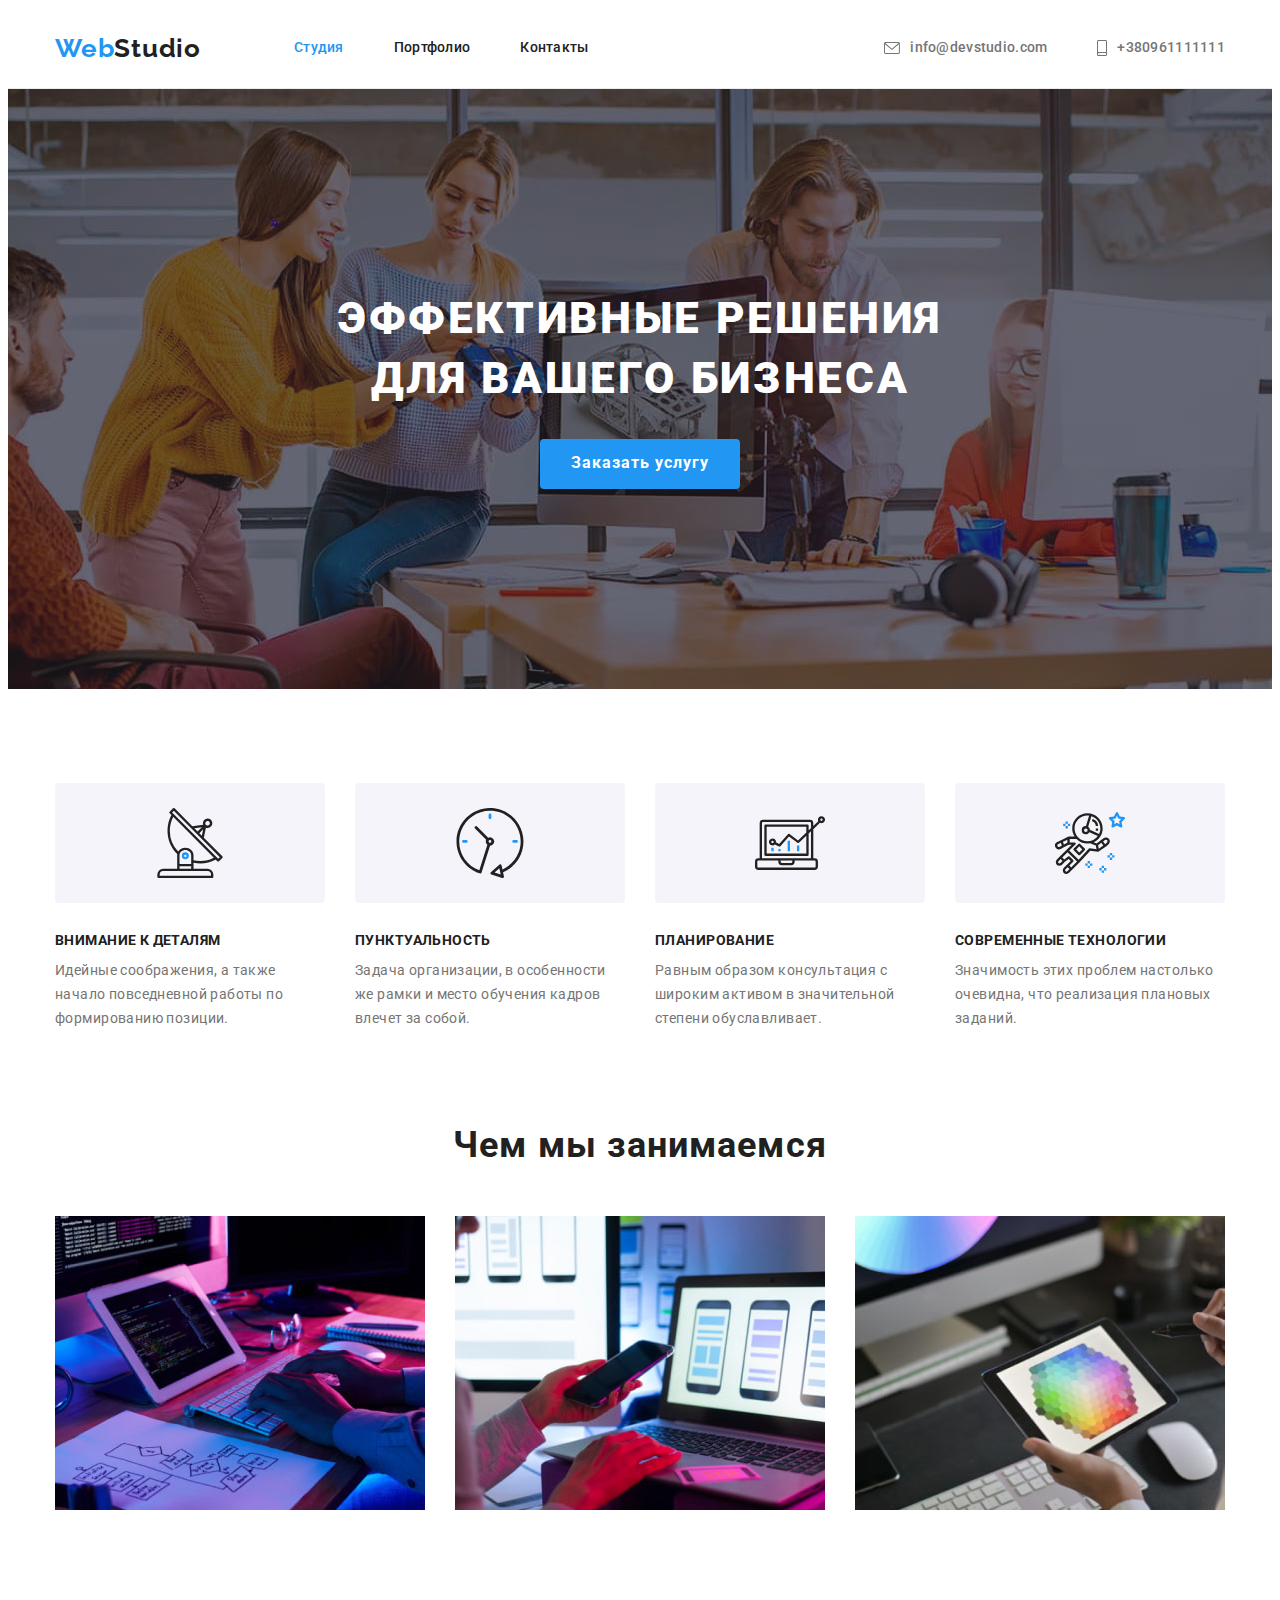
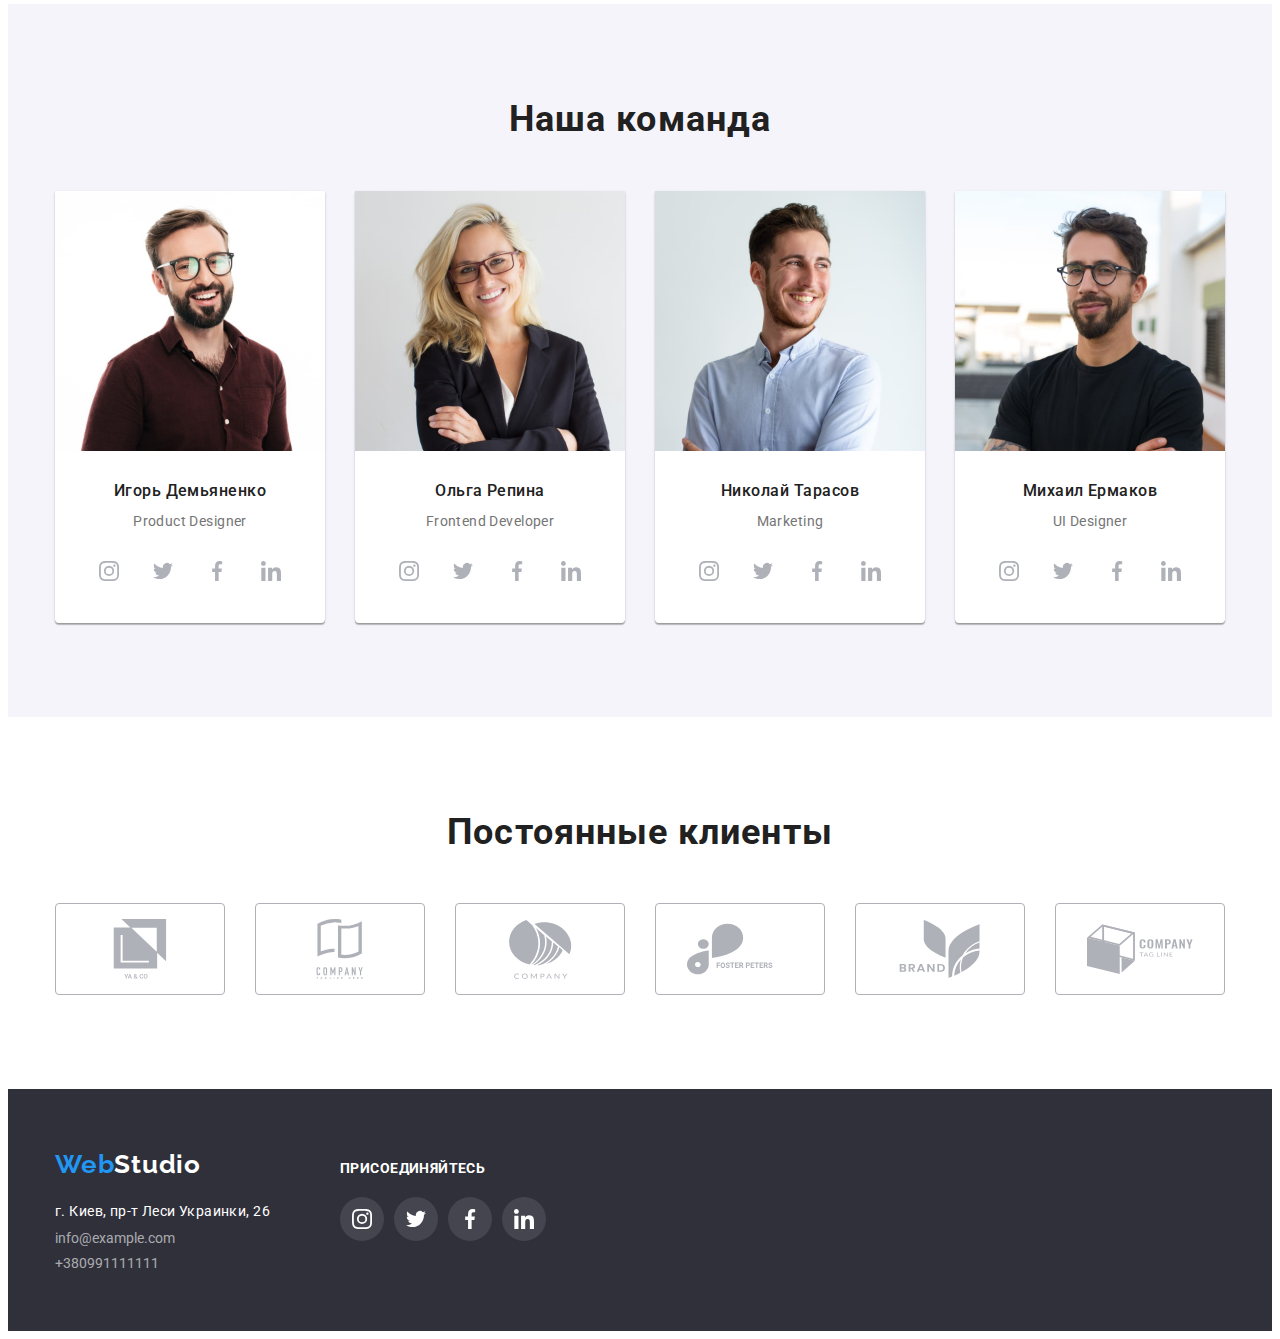
<file: index.html>
<!DOCTYPE html>
<html lang="ru">
  <head>
    <meta charset="UTF-8" />
    <meta http-equiv="X-UA-Compatible" content="IE=edge" />
    <meta name="viewport" content="width=device-width, initial-scale=1.0" />
    <title>WebStudio</title>
    <link rel="preconnect" href="https://fonts.googleapis.com" />
    <link rel="preconnect" href="https://fonts.gstatic.com" crossorigin />
    <link
      href="https://fonts.googleapis.com/css2?family=Raleway:wght@700&family=Roboto:wght@400;500;700;900&display=swap"
      rel="stylesheet"
    />
    <link
      rel="stylesheet"
      href="https://cdnjs.cloudflare.com/ajax/libs/modern-normalize/1.1.0/modern-normalize.min.css"
      integrity="sha512-wpPYUAdjBVSE4KJnH1VR1HeZfpl1ub8YT/NKx4PuQ5NmX2tKuGu6U/JRp5y+Y8XG2tV+wKQpNHVUX03MfMFn9Q=="
      crossorigin="anonymous"
      referrerpolicy="no-referrer"
    />
    <link rel="stylesheet" href="./css/styles.css" />
  </head>

  <body>
    <header class="page-header">
      <div class="container header-container">
        <nav class="main-nav">
          <a href="/" class="logo link"><span class="accent">Web</span>Studio </a>
          <ul class="site-nav list">
            <li class="nav-item">
              <a href="" class="link current">Студия</a>
            </li>
            <li class="nav-item">
              <a href="./portfolio.html" class="link">Портфолио</a>
            </li>
            <li class="nav-item">
              <a href="" class="link">Контакты</a>
            </li>
          </ul>
        </nav>

        <ul class="auth-nav list">
          <li class="nav-item">
            <a href="mailto:info@example.com" class="link"
              ><svg class="btn-icon" width="16" height="12">
                <use href="./images/icons.svg#envelope"></use>
              </svg>
              info@devstudio.com</a
            >
          </li>
          <li class="nav-item">
            <a href="tel:+380991111111" class="link">
              <svg class="btn-icon" width="10" height="16">
                <use href="./images/icons.svg#smartphone"></use></svg
              >+380961111111
            </a>
          </li>
        </ul>
      </div>
    </header>
    <main>
      <section class="hero overlay">
        <div class="container">
          <h1 class="subject">Эффективные решения для вашего бизнеса</h1>
          <button type="button" class="button">Заказать услугу</button>
        </div>
      </section>
      <section class="section benefits">
        <div class="container">
          <h2 class="hidden">Наше преимущество</h2>
          <ul class="list">
            <li class="benefits-item">
              <div class="benefits-wrap">
                <svg class="benefits-icon" width="70" height="70">
                  <use href="./images/icons.svg#antenna"></use>
                </svg>
              </div>

              <h3 class="section-title">Внимание к деталям</h3>
              <p class="text">
                Идейные соображения, а также начало повседневной работы по формированию позиции.
              </p>
            </li>
            <li class="benefits-item">
              <div class="benefits-wrap">
                <svg class="benefits-icon" width="70" height="70">
                  <use href="./images/icons.svg#clock"></use>
                </svg>
              </div>
              <h3 class="section-title">Пунктуальность</h3>
              <p class="text">
                Задача организации, в особенности же рамки и место обучения кадров влечет за собой.
              </p>
            </li>
            <li class="benefits-item">
              <div class="benefits-wrap">
                <svg class="benefits-icon" width="70" height="70">
                  <use href="./images/icons.svg#diagram"></use>
                </svg>
              </div>
              <h3 class="section-title">Планирование</h3>
              <p class="text">
                Равным образом консультация с широким активом в значительной степени обуславливает.
              </p>
            </li>
            <li class="benefits-item">
              <div class="benefits-wrap">
                <svg class="benefits-icon" width="70" height="70">
                  <use href="./images/icons.svg#astronaut"></use>
                </svg>
              </div>
              <h3 class="section-title">Современные технологии</h3>
              <p class="text">
                Значимость этих проблем настолько очевидна, что реализация плановых заданий.
              </p>
            </li>
          </ul>
        </div>
      </section>
      <section class="section">
        <div class="container">
          <h2 class="heading">Чем мы занимаемся</h2>
          <ul class="list">
            <li class="picture">
              <img src="./images/box1.jpg" alt="Примеры работ" width="370" />
            </li>

            <li class="picture">
              <img src="./images/box2.jpg" alt="Примеры работ" width="370" />
            </li>

            <li class="picture">
              <img src="./images/box3.jpg" alt="Примеры работ" width="370" />
            </li>
          </ul>
        </div>
      </section>
      <section class="section-team">
        <div class="container">
          <h2 class="heading">Наша команда</h2>
          <div class="team-container">
            <ul class="list">
              <li class="item-team">
                <img src="./images/team1.jpg" alt="Игорь Демьяненко" width="270" />
                <div class="team-subtitle">
                  <h3 class="user">Игорь Демьяненко</h3>
                  <p class="text">Product Designer</p>
                  <ul class="team-links">
                    <li class="social-item">
                      <a href="#" class="social-link">
                        <svg class="link-team" width="20" height="20">
                          <use href="./images/icons.svg#instagram"></use>
                        </svg>
                      </a>
                    </li>
                    <li class="social-item">
                      <a href="#" class="social-link">
                        <svg class="link-team" width="20" height="20">
                          <use href="./images/icons.svg#twitter"></use>
                        </svg>
                      </a>
                    </li>
                    <li class="social-item">
                      <a href="#" class="social-link">
                        <svg class="link-team" width="20" height="20">
                          <use href="./images/icons.svg#facebook"></use>
                        </svg>
                      </a>
                    </li>
                    <li class="social-item">
                      <a href="#" class="social-link">
                        <svg class="link-team" width="20" height="20">
                          <use href="./images/icons.svg#linkedin"></use>
                        </svg>
                      </a>
                    </li>
                  </ul>
                </div>
              </li>

              <li class="item-team">
                <img src="./images/team2.jpg" alt="Ольга Репина" width="270" />
                <div class="team-subtitle">
                  <h3 class="user">Ольга Репина</h3>
                  <p class="text">Frontend Developer</p>
                  <ul class="team-links">
                    <li class="social-item">
                      <a href="#" class="social-link">
                        <svg class="link-team" width="20" height="20">
                          <use href="./images/icons.svg#instagram"></use>
                        </svg>
                      </a>
                    </li>
                    <li class="social-item">
                      <a href="#" class="social-link">
                        <svg class="link-team" width="20" height="20">
                          <use href="./images/icons.svg#twitter"></use>
                        </svg>
                      </a>
                    </li>
                    <li class="social-item">
                      <a href="#" class="social-link">
                        <svg class="link-team" width="20" height="20">
                          <use href="./images/icons.svg#facebook"></use>
                        </svg>
                      </a>
                    </li>
                    <li class="social-item">
                      <a href="#" class="social-link">
                        <svg class="link-team" width="20" height="20">
                          <use href="./images/icons.svg#linkedin"></use>
                        </svg>
                      </a>
                    </li>
                  </ul>
                </div>
              </li>

              <li class="item-team">
                <img src="./images/team3.jpg" alt="Николай Тарасов" width="270" />
                <div class="team-subtitle">
                  <h3 class="user">Николай Тарасов</h3>
                  <p class="text">Marketing</p>
                  <ul class="team-links">
                    <li class="social-item">
                      <a href="#" class="social-link">
                        <svg class="link-team" width="20" height="20">
                          <use href="./images/icons.svg#instagram"></use>
                        </svg>
                      </a>
                    </li>
                    <li class="social-item">
                      <a href="#" class="social-link">
                        <svg class="link-team" width="20" height="20">
                          <use href="./images/icons.svg#twitter"></use>
                        </svg>
                      </a>
                    </li>
                    <li class="social-item">
                      <a href="#" class="social-link">
                        <svg class="link-team" width="20" height="20">
                          <use href="./images/icons.svg#facebook"></use>
                        </svg>
                      </a>
                    </li>
                    <li class="social-item">
                      <a href="#" class="social-link">
                        <svg class="link-team" width="20" height="20">
                          <use href="./images/icons.svg#linkedin"></use>
                        </svg>
                      </a>
                    </li>
                  </ul>
                </div>
              </li>

              <li class="item-team">
                <img src="./images/team4.jpg" alt="Михаил Ермаков" width="270" />
                <div class="team-subtitle">
                  <h3 class="user">Михаил Ермаков</h3>
                  <p class="text">UI Designer</p>
                  <ul class="team-links">
                    <li>
                      <a href="#" class="social-link">
                        <svg class="link-team" width="20" height="20">
                          <use href="./images/icons.svg#instagram"></use>
                        </svg>
                      </a>
                    </li>
                    <li>
                      <a href="#" class="social-link">
                        <svg class="link-team" width="20" height="20">
                          <use href="./images/icons.svg#twitter"></use>
                        </svg>
                      </a>
                    </li>
                    <li>
                      <a href="#" class="social-link">
                        <svg class="link-team" width="20" height="20">
                          <use href="./images/icons.svg#facebook"></use>
                        </svg>
                      </a>
                    </li>
                    <li>
                      <a href="#" class="social-link">
                        <svg class="link-team" width="20" height="20">
                          <use href="./images/icons.svg#linkedin"></use>
                        </svg>
                      </a>
                    </li>
                  </ul>
                </div>
              </li>
            </ul>
          </div>
        </div>
      </section>
      <section class="section-clients section">
        <h2 class="heading all">Постоянные клиенты</h2>
        <ul class="list all">
          <li>
            <a href="#" class="clients-all">
              <svg class="clients-icon" width="106" height="60">
                <use href="./images/icons.svg#group"></use>
              </svg>
            </a>
          </li>
          <li>
            <a href="#" class="clients-all">
              <svg class="clients-icon" width="106" height="60">
                <use href="./images/icons.svg#group-1"></use>
              </svg>
            </a>
          </li>
          <li>
            <a href="#" class="clients-all">
              <svg class="clients-icon" width="106" height="60">
                <use href="./images/icons.svg#group-2"></use>
              </svg>
            </a>
          </li>
          <li>
            <a href="#" class="clients-all">
              <svg class="clients-icon" width="106" height="60">
                <use href="./images/icons.svg#group-3"></use>
              </svg>
            </a>
          </li>
          <li>
            <a href="#" class="clients-all">
              <svg class="clients-icon" width="106" height="60">
                <use href="./images/icons.svg#group-4"></use>
              </svg>
            </a>
          </li>
          <li>
            <a href="#" class="clients-all">
              <svg class="clients-icon" width="106" height="60">
                <use href="./images/icons.svg#group-5"></use>
              </svg>
            </a>
          </li>
        </ul>
      </section>
    </main>
    <footer class="page-footer">
      <div class="container">
        <div class="address-wrapper">
          <a href="/" class="logo link"><span class="accent">Web</span>Studio</a>

          <address class="address">г. Киев, пр-т Леси Украинки, 26</address>
          <ul class="footer-contact list">
            <li class="footer-link">
              <a href="mailto:info@example.com" class="link">info@example.com</a>
            </li>
            <li class="footer-link">
              <a href="tel:+380991111111" class="link">+380991111111</a>
            </li>
          </ul>
        </div>
        <div class="footer-links">
          <h3 class="footer-title">присоединяйтесь</h3>
          <ul class="footer-item">
            <li>
              <a href="#" class="footer-icons">
                <svg class="" width="20" height="20">
                  <use href="./images/icons.svg#instagram"></use>
                </svg>
              </a>
            </li>
            <li>
              <a href="#" class="footer-icons">
                <svg class="" width="20" height="20">
                  <use href="./images/icons.svg#twitter"></use>
                </svg>
              </a>
            </li>
            <li>
              <a href="#" class="footer-icons">
                <svg class="" width="20" height="20">
                  <use href="./images/icons.svg#facebook"></use>
                </svg>
              </a>
            </li>
            <li>
              <a href="#" class="footer-icons">
                <svg class="" width="20" height="20">
                  <use href="./images/icons.svg#linkedin"></use>
                </svg>
              </a>
            </li>
          </ul>
        </div>
      </div>
    </footer>
  </body>
</html>
</file>
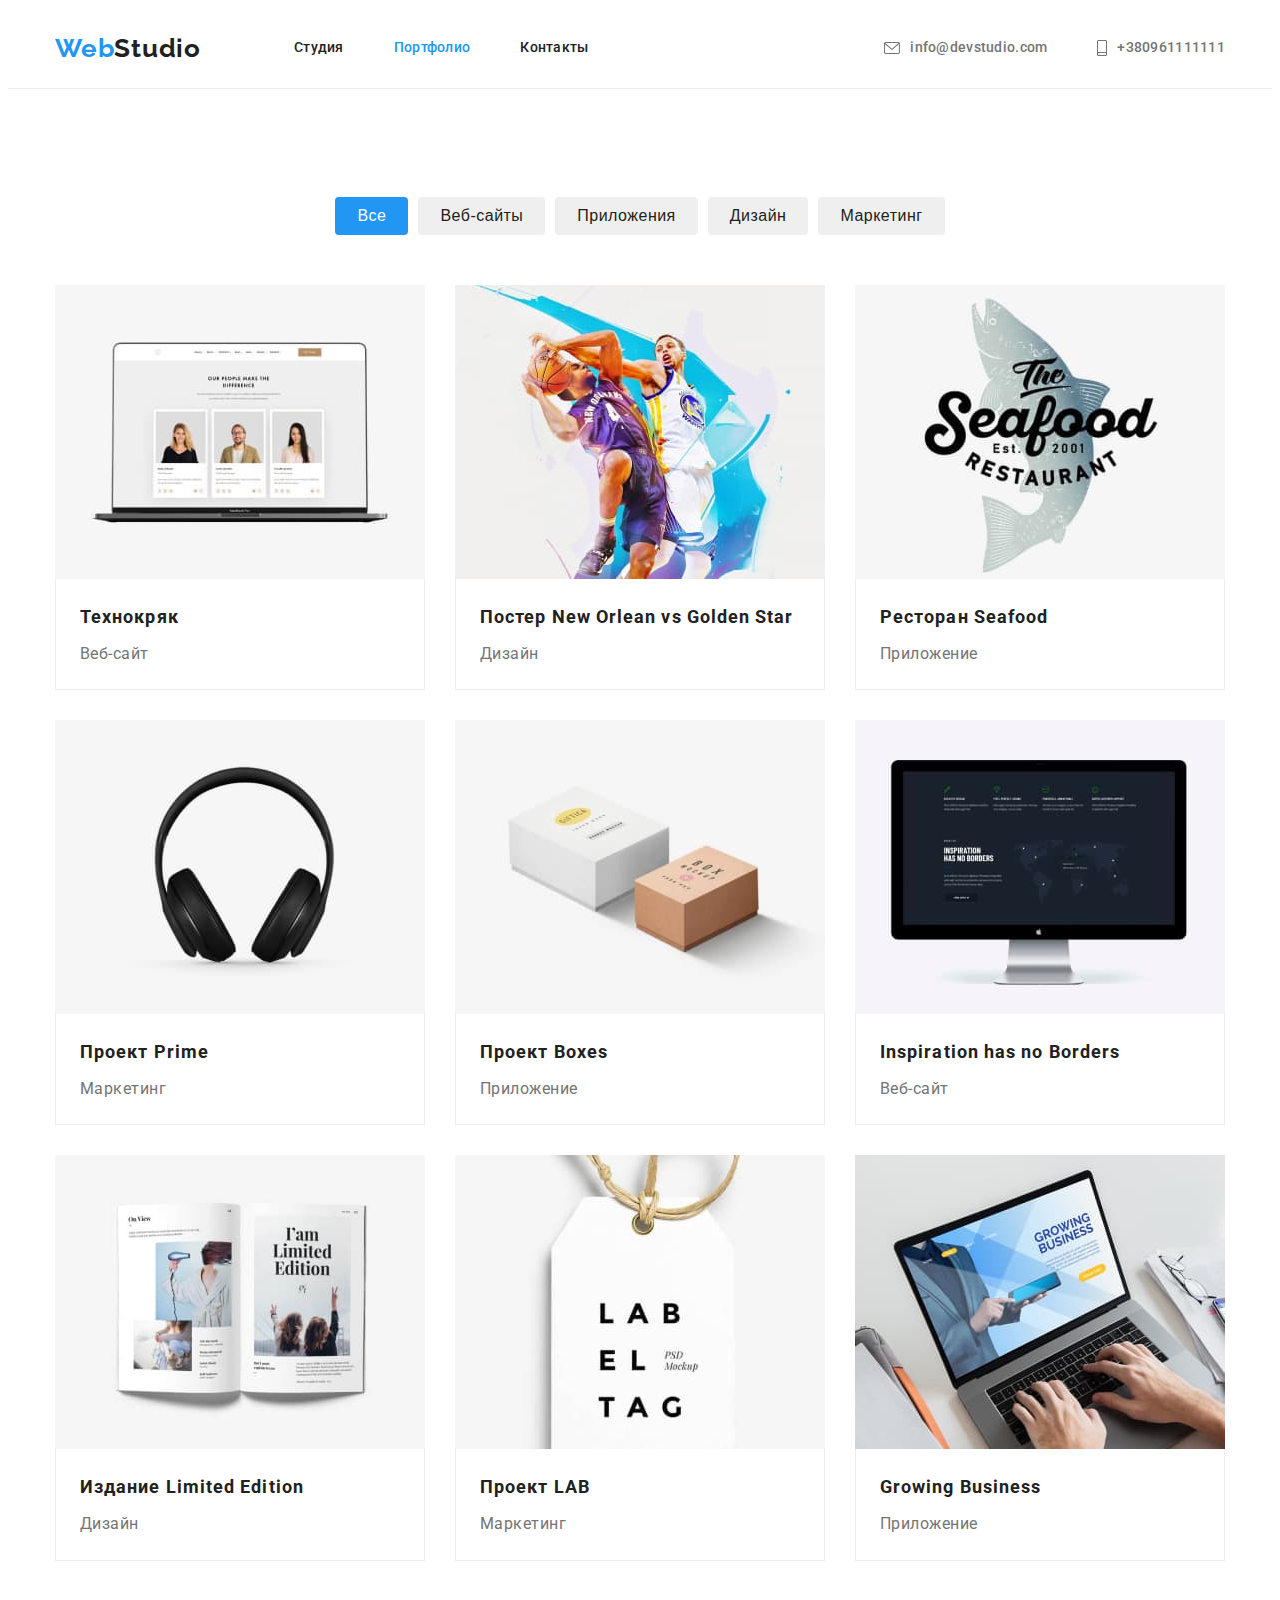
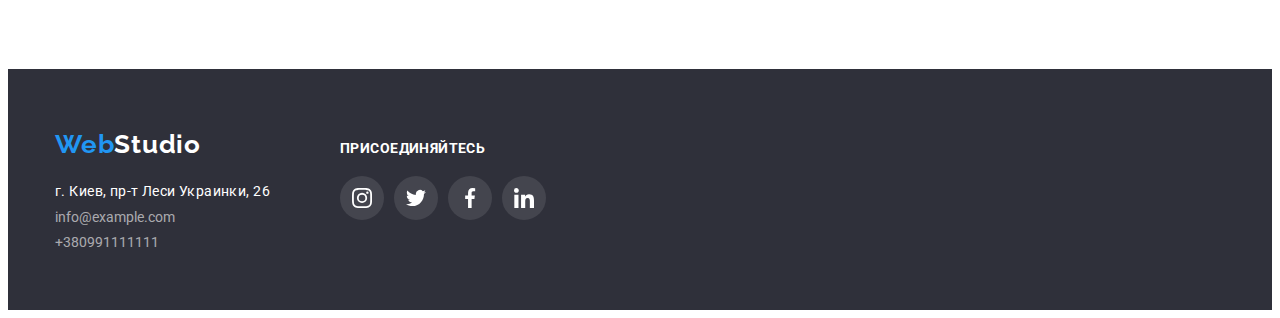
<file: portfolio.html>
<!DOCTYPE html>
<html lang="ru">
  <head>
    <meta charset="UTF-8" />
    <meta http-equiv="X-UA-Compatible" content="IE=edge" />
    <meta name="viewport" content="width=device-width, initial-scale=1.0" />
    <title>Портфолио</title>
    <link rel="preconnect" href="https://fonts.googleapis.com" />
    <link rel="preconnect" href="https://fonts.gstatic.com" crossorigin />
    <link
      href="https://fonts.googleapis.com/css2?family=Raleway:wght@700&family=Roboto:wght@400;500;700;900&display=swap"
      rel="stylesheet"
    />
    <link
      rel="stylesheet"
      href="https://cdnjs.cloudflare.com/ajax/libs/modern-normalize/1.1.0/modern-normalize.min.css"
      integrity="sha512-wpPYUAdjBVSE4KJnH1VR1HeZfpl1ub8YT/NKx4PuQ5NmX2tKuGu6U/JRp5y+Y8XG2tV+wKQpNHVUX03MfMFn9Q=="
      crossorigin="anonymous"
      referrerpolicy="no-referrer"
    />
    <link rel="stylesheet" href="./css/styles.css" />
  </head>
  <body>
    <header class="page-header">
      <div class="container header-container">
        <nav class="main-nav">
          <a href="./index.html" class="logo link"><span class="accent">Web</span>Studio</a>
          <ul class="site-nav list">
            <li class="nav-item">
              <a href="./index.html" class="link">Студия</a>
            </li>
            <li class="nav-item">
              <a href="#" class="link current">Портфолио</a>
            </li>
            <li class="nav-item">
              <a href="#" class="link">Контакты</a>
            </li>
          </ul>
        </nav>

        <ul class="auth-nav list">
          <li class="nav-item">
            <a href="mailto:info@example.com" class="link">
              <svg class="btn-icon" width="16" height="12">
                <use href="./images/icons.svg#envelope"></use></svg
              >info@devstudio.com</a
            >
          </li>
          <li class="nav-item">
            <a href="tel:+380991111111" class="link">
              <svg class="btn-icon" width="10" height="16">
                <use href="./images/icons.svg#smartphone"></use></svg
              >+380961111111</a
            >
          </li>
        </ul>
      </div>
    </header>

    <main>
      <section class="section section-content">
        <div class="container">
          <h1 class="hidden">Наши работы</h1>
          <ul class="filter">
            <li class="item">
              <button type="button" class="button pointer active">Все</button>
            </li>
            <li class="item">
              <button type="button" class="button pointer">Веб-сайты</button>
            </li>
            <li class="item">
              <button type="button" class="button pointer">Приложения</button>
            </li>
            <li class="item">
              <button type="button" class="button pointer">Дизайн</button>
            </li>
            <li class="item">
              <button type="button" class="button pointer">Маркетинг</button>
            </li>
          </ul>

          <ul class="portfolio-list">
            <li>
              <a href="" class="link portfolio-items">
                <img src="./images/img1.jpg" alt="Картинка" width="370" height="294" />

                <div class="subtitle">
                  <h2 class="more">Технокряк</h2>
                  <p class="preview">Веб-сайт</p>
                </div>
              </a>
            </li>

            <li>
              <a href="" class="link portfolio-items">
                <img src="./images/img2.jpg" alt="Картинка" width="370" height="294" />
                <div class="subtitle">
                  <h2 class="more">Постер New Orlean vs Golden Star</h2>
                  <p class="preview">Дизайн</p>
                </div>
              </a>
            </li>

            <li>
              <a href="" class="link portfolio-items">
                <img src="./images/img3.jpg" alt="Картинка" width="370" height="294" />
                <div class="subtitle">
                  <h2 class="more">Ресторан Seafood</h2>
                  <p class="preview">Приложение</p>
                </div>
              </a>
            </li>

            <li>
              <a href="" class="link portfolio-items">
                <img src="./images/img4.jpg" alt="Картинка" width="370" height="294" />
                <div class="subtitle">
                  <h2 class="more">Проект Prime</h2>
                  <p class="preview">Маркетинг</p>
                </div>
              </a>
            </li>

            <li>
              <a href="" class="link portfolio-items">
                <img src="./images/img5.jpg" alt="Картинка" width="370" height="294" />
                <div class="subtitle">
                  <h2 class="more">Проект Boxes</h2>
                  <p class="preview">Приложение</p>
                </div>
              </a>
            </li>

            <li>
              <a href="" class="link portfolio-items">
                <img src="./images/img6.jpg" alt="Картинка" width="370" height="294" />
                <div class="subtitle">
                  <h2 class="more">Inspiration has no Borders</h2>
                  <p class="preview">Веб-сайт</p>
                </div>
              </a>
            </li>

            <li>
              <a href="" class="link portfolio-items">
                <img src="./images/img7.jpg" alt="Картинка" width="370" height="294" />
                <div class="subtitle">
                  <h2 class="more">Издание Limited Edition</h2>
                  <p class="preview">Дизайн</p>
                </div>
              </a>
            </li>

            <li>
              <a href="" class="link portfolio-items">
                <img src="./images/img8.jpg" alt="Картинка" width="370" height="294" />
                <div class="subtitle">
                  <h2 class="more">Проект LAB</h2>
                  <p class="preview">Маркетинг</p>
                </div>
              </a>
            </li>

            <li>
              <a href="" class="link portfolio-items">
                <img src="./images/img9.jpg" alt="Картинка" width="370" height="294" />
                <div class="subtitle">
                  <h2 class="more">Growing Business</h2>
                  <p class="preview">Приложение</p>
                </div>
              </a>
            </li>
          </ul>
        </div>
      </section>
    </main>

    <footer class="page-footer">
      <div class="container">
        <div class="address-wrapper">
          <a href="/" class="logo link"><span class="accent">Web</span>Studio</a>

          <address class="address">г. Киев, пр-т Леси Украинки, 26</address>
          <ul class="footer-contact list">
            <li class="footer-link">
              <a href="mailto:info@example.com" class="link">info@example.com</a>
            </li>
            <li class="footer-link">
              <a href="tel:+380991111111" class="link">+380991111111</a>
            </li>
          </ul>
        </div>
        <div class="footer-links">
          <h3 class="footer-title">присоединяйтесь</h3>
          <ul class="footer-item">
            <li>
              <a href="#" class="footer-icons">
                <svg class="" width="20" height="20">
                  <use href="./images/icons.svg#instagram"></use>
                </svg>
              </a>
            </li>
            <li>
              <a href="#" class="footer-icons">
                <svg class="" width="20" height="20">
                  <use href="./images/icons.svg#twitter"></use>
                </svg>
              </a>
            </li>
            <li>
              <a href="#" class="footer-icons">
                <svg class="" width="20" height="20">
                  <use href="./images/icons.svg#facebook"></use>
                </svg>
              </a>
            </li>
            <li>
              <a href="#" class="footer-icons">
                <svg class="" width="20" height="20">
                  <use href="./images/icons.svg#linkedin"></use>
                </svg>
              </a>
            </li>
          </ul>
        </div>
      </div>
    </footer>
  </body>
</html>
</file>
<file: css/styles.css>
html {
  box-sizing: border-box;
}
*,
*::after,
*::before {
  box-sizing: inherit;
}
/* Стили для обнуления верхних отступов у элементов */
h1,
h2,
h3,
h4,
h5,
h6,
p {
  margin: 0;
}
/* Класс для обнуления базовых свойств у списков (ul) */
.list {
  list-style: none;
  padding-left: 0;
  margin: 0;
}
/* Класс для обнуления базовых свойств у ссылок */
.link {
  text-decoration: none;
  color: inherit;
}
/* Свойства для корректного отображения картинок */
img {
  display: block;
  max-width: 100%;
  height: auto;
}
/* Свойства для обнуления курсива у address */
address {
  font-style: normal;
}

/*Main colors*/
:root {
  --primary-text-color: #212121;

  --secondary-text-color: #757575;

  --accent-color: #2196f3;

  --primary-white-color: #ffffff;
}

body {
  color: var(--primary-text-color);

  font-family: 'Roboto', sans-serif;
  font-size: 14px;
}

.container {
  margin-right: auto;
  margin-left: auto;
  width: 1200px;
  padding: 0 15px;
}

/*Логотип*/

.logo {
  color: #212121;

  font-family: 'Raleway';
  font-weight: 700;
  font-size: 26px;
  line-height: 1.19;
  letter-spacing: 0.03em;
}

.accent {
  color: #2196f3;
}

/*Main Nav*/

.page-header {
  max-width: 1600px;
  margin-right: auto;
  margin-left: auto;
  border-bottom: 1px solid #ececec;
}

.container.header-container {
  display: flex;
  align-items: center;
}

.main-nav {
  display: flex;
  align-items: center;
}

.site-nav .link {
  display: block;
  padding-top: 32px;
  padding-bottom: 32px;
}
/*Site Nav*/

.site-nav .link.current {
  color: #2196f3;
}

.site-nav {
  display: flex;
  align-items: center;
  margin-left: 93px;
}

.site-nav .nav-item:not(:last-child) {
  margin-right: 50px;
}

.site-nav .link {
  color: #212121;

  font-weight: 500;
  font-size: 14px;
  line-height: 1.14;
  letter-spacing: 0.02em;
}

.site-nav .link:hover,
.site-nav .link:focus {
  color: #2196f3;
}

/*auth-nav*/

.btn-icon {
  fill: currentColor;
  margin-right: 10px;
}

.auth-nav {
  display: flex;
  margin-left: auto;
}

.auth-nav .nav-item:not(:last-child) {
  margin-right: 50px;
}

.auth-nav .link {
  display: flex;
  align-items: center;

  color: #757575;

  font-weight: 500;
  font-size: 14px;
  line-height: 1.14;
  letter-spacing: 0.02em;
}

.auth-nav .link:hover,
.auth-nav .link:focus {
  color: #2196f3;
}

/*Герой*/

.hero {
  max-width: 1600px;
  height: 600px;
  margin-right: auto;
  margin-left: auto;
  text-align: center;
}

/*Overlay*/

.overlay {
  background-image: linear-gradient(to top, rgba(47, 48, 58, 0.4), rgba(47, 48, 58, 0.4)),
    url(../images/imgheader.jpg);
  background-repeat: no-repeat;
  background-position: center;
  background-size: cover;
  background-color: #c4c4c4;
}

.hero .subject {
  color: #ffffff;

  font-weight: 900;
  font-size: 44px;
  line-height: 1.36;

  letter-spacing: 0.06em;
  text-transform: uppercase;
}

.hero {
  padding-top: 200px;
  padding-bottom: 200px;
}

.subject {
  width: 696px;
  text-align: center;
  margin-bottom: 30px;
  margin-left: auto;
  margin-right: auto;
}

/* Button */

.hero .button {
  color: #ffffff;
  background-color: #2196f3;
  font-family: inherit;
  font-weight: 700;
  font-size: 16px;
  line-height: 1.9;

  text-align: center;
  letter-spacing: 0.06em;
  cursor: pointer;
}

.hero .button {
  width: 200px;
  height: 50px;
}

.button {
  border: 2px;
  border-radius: 4px;
}

/*Section Benefits*/

.section {
  padding-top: 94px;
  padding-bottom: 94px;
}

.benefits {
  padding-bottom: 0;
}

.benefits-wrap {
  display: flex;
  height: 120px;
  background-color: #f5f4fa;
  border-radius: 4px;
  margin-bottom: 30px;
  align-items: center;
  justify-content: center;
}

.list .picture:nth-child(3n) {
  margin-right: 0;
}

.section .list {
  display: flex;
  gap: 30px;
}

.list .section-title {
  margin-bottom: 10px;
}

.list .benefits-item {
  width: 270px;
}

.list .benefits-item:nth-child(4n) {
  padding-right: 0;
}

.benefits-item {
  width: 270px;
}

/*Section Team*/

.section-title {
  font-weight: 700;
  font-size: 14px;
  line-height: 1.14;
  letter-spacing: 0.03em;
  text-transform: uppercase;
}

.list .text {
  color: #757575;

  font-size: 14px;
  line-height: 1.7;
  letter-spacing: 0.03em;

  margin-bottom: 0;
}

.pointer:hover,
.pointer:focus {
  color: #ffffff;
  background-color: #2196f3;
}

.pointer {
  cursor: pointer;
}

.section-team {
  max-width: 1600px;
  margin-right: auto;
  margin-left: auto;
  background-color: #f5f4fa;
}

.team-container .list {
  display: flex;
}

.team-container .item-team {
  background-color: #ffffff;
  margin-right: 30px;

  box-shadow: 0px 1px 3px rgba(0, 0, 0, 0.12), 0px 1px 1px rgba(0, 0, 0, 0.14),
    0px 2px 1px rgba(0, 0, 0, 0.2);

  border-radius: 0px 0px 4px 4px;
}

.list .team-subtitle {
  padding: 30px 0;
  text-align: center;
}

.team-subtitle .text {
  margin-top: 10px;
  margin-bottom: 16px;
}

.section-team {
  padding-top: 94px;
  padding-bottom: 94px;
}

.section-team .team-container {
  margin-top: 50px;
}

.team-container .item-team:nth-child(4n) {
  margin-right: 0;
}

.heading {
  font-size: 36px;
  line-height: 1.17;
  text-align: center;
  letter-spacing: 0.03em;

  margin-bottom: 50px;
}

.section-team .user {
  color: #212121;

  font-weight: 500;
  font-size: 16px;
  line-height: 1.19;

  letter-spacing: 0.03em;
}

.team-links {
  display: flex;
  justify-content: center;
  list-style: none;
  gap: 10px;
  padding: 0;
}

.link-team {
  fill: currentColor;
}

.social-link {
  color: #afb1b8;
  display: flex;
  align-items: center;
  justify-content: center;
  width: 44px;
  height: 44px;
  border-radius: 50%;
}

.social-link:hover,
.social-link:focus {
  background-color: var(--accent-color);
  color: var(--primary-white-color);
}

/*Section Clients*/

.section-clients {
  max-width: 1600px;
  margin-right: auto;
  margin-left: auto;
  justify-content: center;
}

.clients-all {
  color: #afb1b8;
  display: flex;
  align-items: center;
  justify-content: center;
  width: 170px;
  height: 92px;
  border: 1px solid #afb1b8;
  border-radius: 4px;
}

.list.all {
  display: flex;
  justify-content: center;
  gap: 30px;
  margin-top: 50px;
}

.clients-icon {
  fill: currentColor;
}

.clients-all:hover,
.clients-all:focus {
  color: #2196f3;
  border-color: #2196f3;
}

/*section portfolio*/

.filter .button {
  padding: 6px 22px;

  color: #212121;
  font-weight: 500;
  font-size: 16px;
  line-height: 1.6;

  letter-spacing: 0.03em;
}

.filter .button:hover,
.filter .button:focus {
  color: #ffffff;
  background-color: #2196f3;

  box-shadow: 0px 3px 1px rgba(0, 0, 0, 0.1), 0px 1px 2px rgba(0, 0, 0, 0.08),
    0px 2px 2px rgba(0, 0, 0, 0.12);
}

.subtitle {
  margin-bottom: 0;
}

.filter {
  padding-left: 0;
  list-style: none;
  gap: 10px;
  margin-bottom: 50px;
  display: flex;
  justify-content: center;
  align-items: center;
}

.portfolio-list {
  padding-left: 0;
  list-style: none;
  display: flex;
  flex-wrap: wrap;
  gap: 30px;
}

.portfolio-items {
  display: block;
}

.portfolio-items:hover,
.portfolio-items:focus {
  box-shadow: 0px 1px 1px rgba(0, 0, 0, 0.12), 0px 4px 4px rgba(0, 0, 0, 0.06),
    1px 4px 6px rgba(0, 0, 0, 0.16);
}

.hidden {
  display: none;
}

.subtitle {
  padding: 20px 24px;
  border: 1px solid #eeeeee;
  border-top: none;
}

.more {
  color: #212121;

  font-weight: 700;
  font-size: 18px;
  line-height: 2;
  letter-spacing: 0.06em;

  margin-bottom: 4px;
}

.section-content .preview {
  color: #757575;

  font-size: 16px;
  line-height: 1.9;

  letter-spacing: 0.03em;
}

.filter .active {
  background-color: var(--accent-color);
  color: var(--primary-white-color);
}

/* Footer*/

.page-footer {
  max-width: 1600px;
  margin-right: auto;
  margin-left: auto;
  background-color: #2f303a;
  padding: 60px 0;
}

.page-footer .address {
  color: #ffffff;
  font-weight: 400;
  font-size: 14px;
  line-height: 1.7;
  letter-spacing: 0.03em;
}

.page-footer .logo {
  color: #ffffff;
}

.address-container .footer-contact {
  flex-direction: column;
  padding-top: 9px;
  gap: 9px;
}

.address {
  margin-top: 20px;
}

.footer-contact {
  margin-top: 6px;
  color: #757575;
}

.footer-link {
  margin-bottom: 9px;
}

.footer-link:nth-child(2n) {
  margin-bottom: 0;
}

.footer-link .link {
  color: rgba(255, 255, 255, 0.6);
}

.footer-link .link:hover,
.footer-link .link:focus {
  color: #2196f3;
}

.page-footer .container {
  display: flex;
  align-items: baseline;
}

.address-wrapper {
  margin-right: 70px;
}

.page-footer .container {
  padding-bottom: 0;
}

.footer-title {
  font-weight: 700;
  font-size: 14px;
  line-height: 1.1;
  letter-spacing: 0.03em;
  text-transform: uppercase;

  color: #ffffff;
}

.footer-title {
  margin-bottom: 20px;
}

.footer-item {
  display: flex;
  justify-content: center;
  list-style: none;
  gap: 10px;
  padding: 0;
  margin: 0;
}

.footer-icons {
  background-color: rgba(255, 255, 255, 0.1);
  fill: #ffffff;
  display: flex;
  align-items: center;
  justify-content: center;
  width: 44px;
  height: 44px;
  border-radius: 50%;
}

.footer-icons:hover,
.footer-icons:focus {
  background-color: var(--accent-color);
  color: var(--primary-white-color);
}
</file>
